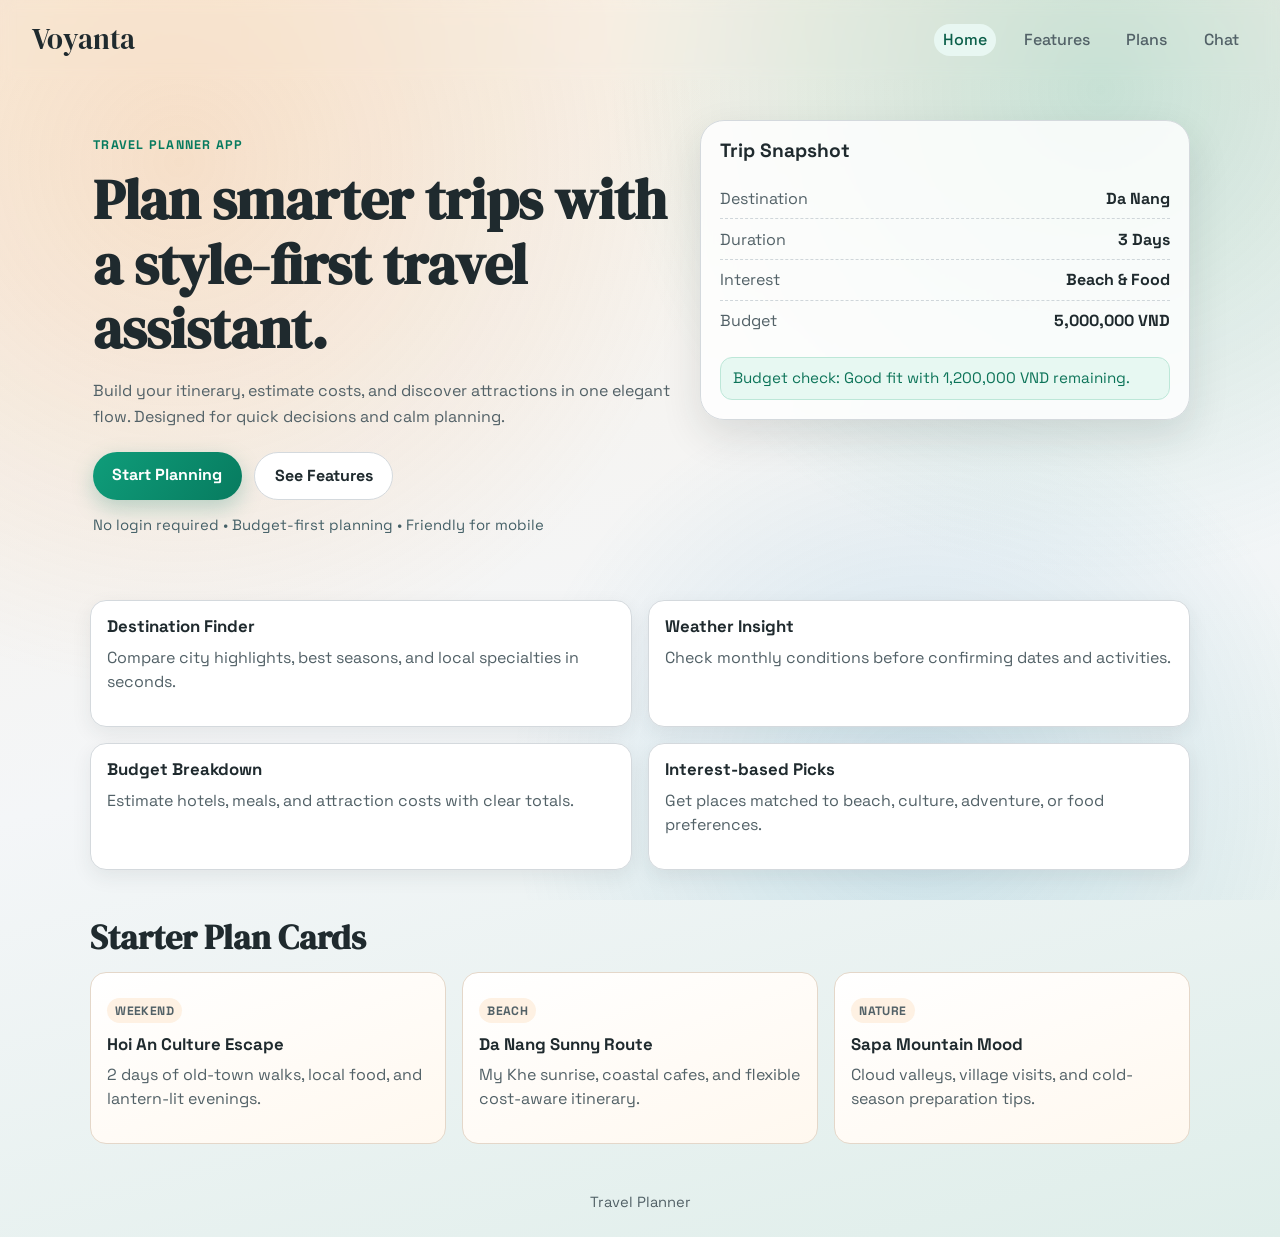
<file: services/frontend/index.html>
<!DOCTYPE html>
<html lang="en">

<head>
    <meta charset="UTF-8" />
    <meta name="viewport" content="width=device-width, initial-scale=1.0" />
    <title>Voyanta Travel Planner</title>
    <link rel="preconnect" href="https://fonts.googleapis.com" />
    <link rel="preconnect" href="https://fonts.gstatic.com" crossorigin />
    <link
        href="https://fonts.googleapis.com/css2?family=Space+Grotesk:wght@400;500;700&family=DM+Serif+Display:ital@0;1&display=swap"
        rel="stylesheet" />
    <link rel="stylesheet" href="styles.css" />
</head>

<body>
    <a class="skip-link" href="#main-content">Skip to content</a>
    <div class="page-bg" aria-hidden="true"></div>

    <header class="site-header">
        <a class="brand" href="index.html">Voyanta</a>
        <nav class="main-nav" aria-label="Main navigation">
            <a href="index.html" aria-current="page">Home</a>
            <a href="#features">Features</a>
            <a href="#plans">Plans</a>
            <a href="chat.html">Chat</a>
        </nav>
    </header>

    <main id="main-content">
        <section class="hero">
            <div class="hero-copy">
                <p class="eyebrow">Travel Planner App</p>
                <h1>Plan smarter trips with a style-first travel assistant.</h1>
                <p class="lead">
                    Build your itinerary, estimate costs, and discover attractions in one elegant flow.
                    Designed for quick decisions and calm planning.
                </p>
                <div class="hero-actions">
                    <a class="btn btn-primary" href="chat.html" aria-label="Open travel planner chat page">Start
                        Planning</a>
                    <a class="btn btn-secondary" href="#features">See Features</a>
                </div>
                <p class="hero-meta">No login required • Budget-first planning • Friendly for mobile</p>
            </div>

            <aside class="hero-card" id="preview" aria-label="Trip preview">
                <h2>Trip Snapshot</h2>
                <ul>
                    <li><span>Destination</span><strong>Da Nang</strong></li>
                    <li><span>Duration</span><strong>3 Days</strong></li>
                    <li><span>Interest</span><strong>Beach & Food</strong></li>
                    <li><span>Budget</span><strong>5,000,000 VND</strong></li>
                </ul>
                <p class="status success">Budget check: Good fit with 1,200,000 VND remaining.</p>
            </aside>
        </section>

        <section class="feature-grid" id="features" aria-label="Core features">
            <article class="feature-card">
                <h3>Destination Finder</h3>
                <p>Compare city highlights, best seasons, and local specialties in seconds.</p>
            </article>
            <article class="feature-card">
                <h3>Weather Insight</h3>
                <p>Check monthly conditions before confirming dates and activities.</p>
            </article>
            <article class="feature-card">
                <h3>Budget Breakdown</h3>
                <p>Estimate hotels, meals, and attraction costs with clear totals.</p>
            </article>
            <article class="feature-card">
                <h3>Interest-based Picks</h3>
                <p>Get places matched to beach, culture, adventure, or food preferences.</p>
            </article>
        </section>

        <section class="plans" id="plans" aria-label="Suggested plans">
            <h2>Starter Plan Cards</h2>
            <div class="plan-list">
                <article class="plan-card">
                    <p class="plan-tag">Weekend</p>
                    <h3>Hoi An Culture Escape</h3>
                    <p>2 days of old-town walks, local food, and lantern-lit evenings.</p>
                </article>
                <article class="plan-card">
                    <p class="plan-tag">Beach</p>
                    <h3>Da Nang Sunny Route</h3>
                    <p>My Khe sunrise, coastal cafes, and flexible cost-aware itinerary.</p>
                </article>
                <article class="plan-card">
                    <p class="plan-tag">Nature</p>
                    <h3>Sapa Mountain Mood</h3>
                    <p>Cloud valleys, village visits, and cold-season preparation tips.</p>
                </article>
            </div>
        </section>
    </main>

    <footer class="site-footer">
        <p>Travel Planner</p>
    </footer>
</body>

</html>
</file>
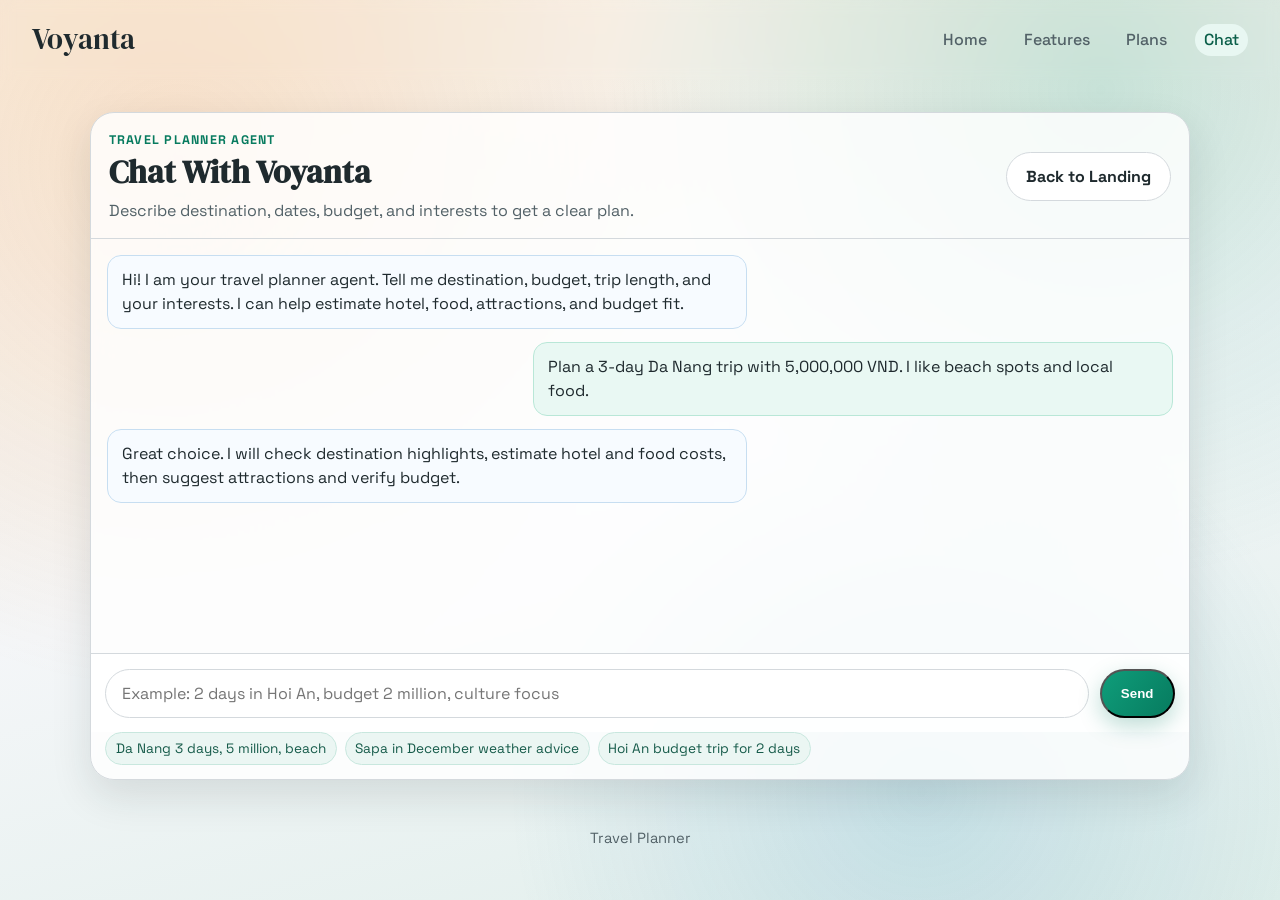
<file: services/frontend/chat.html>
<!DOCTYPE html>
<html lang="en">

<head>
    <meta charset="UTF-8" />
    <meta name="viewport" content="width=device-width, initial-scale=1.0" />
    <title>Voyanta Agent Chat</title>
    <link rel="preconnect" href="https://fonts.googleapis.com" />
    <link rel="preconnect" href="https://fonts.gstatic.com" crossorigin />
    <link
        href="https://fonts.googleapis.com/css2?family=Space+Grotesk:wght@400;500;700&family=DM+Serif+Display:ital@0;1&display=swap"
        rel="stylesheet" />
    <link rel="stylesheet" href="styles.css" />
</head>

<body>
    <a class="skip-link" href="#main-content">Skip to content</a>
    <div class="page-bg" aria-hidden="true"></div>

    <header class="site-header">
        <a class="brand" href="index.html">Voyanta</a>
        <nav class="main-nav" aria-label="Main navigation">
            <a href="index.html">Home</a>
            <a href="index.html#features">Features</a>
            <a href="index.html#plans">Plans</a>
            <a href="chat.html" aria-current="page">Chat</a>
        </nav>
    </header>

    <main class="chat-page" id="main-content">
        <section class="chat-shell" aria-label="Travel planner chat">
            <div class="chat-header">
                <div>
                    <p class="eyebrow">Travel Planner Agent</p>
                    <h1>Chat With Voyanta</h1>
                    <p class="chat-subtitle">Describe destination, dates, budget, and interests to get a clear plan.</p>
                </div>
                <a class="btn btn-secondary" href="index.html">Back to Landing</a>
            </div>

            <div class="chat-window" role="log" aria-live="polite">
                <article class="bubble bubble-agent">
                    <p>
                        Hi! I am your travel planner agent. Tell me destination, budget, trip length, and your
                        interests. I can help estimate hotel, food, attractions, and budget fit.
                    </p>
                </article>

                <article class="bubble bubble-user">
                    <p>Plan a 3-day Da Nang trip with 5,000,000 VND. I like beach spots and local food.</p>
                </article>

                <article class="bubble bubble-agent">
                    <p>
                        Great choice. I will check destination highlights, estimate hotel and food costs, then suggest
                        attractions and verify budget.
                    </p>
                </article>
            </div>

            <form class="chat-input-area" action="#" method="get">
                <label for="trip-message" class="sr-only">Message</label>
                <input id="trip-message" name="message" type="text"
                    placeholder="Example: 2 days in Hoi An, budget 2 million, culture focus"
                    aria-label="Type your trip request" />
                <button class="btn btn-primary" type="button">Send</button>
            </form>

            <div class="chat-suggestions" aria-label="Example prompts">
                <a href="#">Da Nang 3 days, 5 million, beach</a>
                <a href="#">Sapa in December weather advice</a>
                <a href="#">Hoi An budget trip for 2 days</a>
            </div>
        </section>
    </main>

    <footer class="site-footer">
        <p>Travel Planner</p>
    </footer>
</body>

</html>
</file>
<file: services/frontend/styles.css>
:root {
    --bg-top: #f8efe2;
    --bg-mid: #f4f6f8;
    --bg-bottom: #dfeeea;
    --ink: #1f2a2e;
    --ink-soft: #526167;
    --surface: #ffffffd1;
    --surface-strong: #ffffff;
    --line: #d4d9dd;
    --accent: #0f9d7a;
    --accent-strong: #077b5f;
    --highlight: #f59b4f;
    --shadow: 0 16px 40px rgba(25, 38, 42, 0.12);
    --radius-lg: 24px;
    --radius-md: 16px;
    --focus-ring: 2px solid #0b8f6f;
}

* {
    box-sizing: border-box;
}

body {
    margin: 0;
    font-family: "Space Grotesk", "Segoe UI", sans-serif;
    color: var(--ink);
    min-height: 100vh;
    line-height: 1.45;
    background: linear-gradient(165deg, var(--bg-top) 0%, var(--bg-mid) 52%, var(--bg-bottom) 100%);
}

.skip-link {
    position: absolute;
    left: 0.8rem;
    top: -100px;
    background: #ffffff;
    color: #063a2e;
    border: 1px solid #8ad3bf;
    border-radius: 8px;
    padding: 0.45rem 0.7rem;
    z-index: 100;
    font-weight: 700;
    text-decoration: none;
}

.skip-link:focus-visible {
    top: 0.8rem;
}

.page-bg {
    position: fixed;
    inset: 0;
    pointer-events: none;
    z-index: -1;
    background-image:
        radial-gradient(circle at 14% 18%, rgba(245, 155, 79, 0.2), transparent 40%),
        radial-gradient(circle at 86% 10%, rgba(15, 157, 122, 0.2), transparent 36%),
        radial-gradient(circle at 72% 88%, rgba(23, 130, 180, 0.16), transparent 34%);
}

.site-header,
.hero,
.feature-grid,
.plans,
.site-footer {
    width: min(1100px, calc(100% - 3rem));
    margin-inline: auto;
}

.site-header {
    padding: 1.2rem 2rem;
    display: flex;
    width: 100%;
    justify-content: space-between;
    align-items: center;
    position: sticky;
    top: 0;
    z-index: 20;
    backdrop-filter: blur(7px);
}

.brand {
    font-family: "DM Serif Display", Georgia, serif;
    font-size: 1.8rem;
    color: var(--ink);
    text-decoration: none;
}

.main-nav {
    display: flex;
    gap: 1.2rem;
    flex-wrap: wrap;
}

.main-nav a {
    color: var(--ink-soft);
    text-decoration: none;
    font-weight: 500;
    padding: 0.25rem 0.55rem;
    border-radius: 999px;
}

.main-nav a:hover {
    color: var(--accent-strong);
    background: #eef5f4;
}

.main-nav a[aria-current="page"] {
    color: #0a5e49;
    background: #e8f7f2;
}

.hero {
    margin-top: 2.5rem;
    display: grid;
    grid-template-columns: 1.2fr 1fr;
    gap: 1.4rem;
    align-items: start;
}

.hero-copy {
    padding: 1rem 0.2rem;
}

.eyebrow {
    margin: 0;
    color: var(--accent-strong);
    letter-spacing: 0.1em;
    text-transform: uppercase;
    font-size: 0.78rem;
    font-weight: 700;
}

h1,
h2,
h3 {
    margin: 0;
    line-height: 1.15;
}

h1 {
    margin-top: 0.85rem;
    font-family: "DM Serif Display", Georgia, serif;
    font-size: clamp(2.1rem, 4.4vw, 3.7rem);
}

.lead {
    margin-top: 1rem;
    color: var(--ink-soft);
    max-width: 58ch;
    line-height: 1.6;
}

.hero-meta {
    margin-top: 0.9rem;
    margin-bottom: 0;
    color: #446067;
    font-size: 0.93rem;
}

.hero-actions {
    margin-top: 1.4rem;
    display: flex;
    flex-wrap: wrap;
    gap: 0.8rem;
}

.btn {
    text-decoration: none;
    border-radius: 999px;
    padding: 0.72rem 1.2rem;
    font-weight: 700;
    transition: transform 0.2s ease, box-shadow 0.2s ease;
}

.btn:hover {
    transform: translateY(-1px);
}

.btn:focus-visible,
.main-nav a:focus-visible,
.brand:focus-visible,
.chat-suggestions a:focus-visible {
    outline: var(--focus-ring);
    outline-offset: 2px;
}

.btn-primary {
    color: #fff;
    background: linear-gradient(125deg, var(--accent) 0%, var(--accent-strong) 100%);
    box-shadow: 0 8px 22px rgba(7, 123, 95, 0.26);
}

.btn-secondary {
    color: var(--ink);
    background: var(--surface-strong);
    border: 1px solid var(--line);
}

.hero-card {
    background: var(--surface);
    border: 1px solid var(--line);
    border-radius: var(--radius-lg);
    padding: 1.2rem;
    backdrop-filter: blur(3px);
    box-shadow: var(--shadow);
    animation: rise-in 500ms ease;
}

.hero-card h2 {
    font-size: 1.2rem;
}

.hero-card ul {
    margin: 1rem 0;
    padding: 0;
    list-style: none;
}

.hero-card li {
    display: flex;
    justify-content: space-between;
    padding: 0.52rem 0;
    border-bottom: 1px dashed #cfd6da;
}

.hero-card li:last-child {
    border-bottom: 0;
}

.hero-card span {
    color: var(--ink-soft);
}

.status {
    margin: 0;
    padding: 0.6rem 0.7rem;
    border-radius: 12px;
    font-size: 0.95rem;
}

.status.success {
    background: #e7f8f2;
    color: #0d7459;
    border: 1px solid #bde7d8;
}

.feature-grid {
    margin-top: 3rem;
    display: grid;
    grid-template-columns: repeat(2, minmax(0, 1fr));
    gap: 1rem;
}

.feature-card {
    background: var(--surface-strong);
    border: 1px solid var(--line);
    border-radius: var(--radius-md);
    padding: 1rem;
    box-shadow: 0 7px 20px rgba(35, 47, 52, 0.08);
    transition: transform 0.25s ease, box-shadow 0.25s ease;
}

.feature-card:hover {
    transform: translateY(-4px);
    box-shadow: 0 14px 25px rgba(35, 47, 52, 0.12);
}

.feature-card h3 {
    font-size: 1.05rem;
}

.feature-card p {
    margin-top: 0.6rem;
    color: var(--ink-soft);
    line-height: 1.5;
}

.plans {
    margin-top: 3rem;
}

.plans h2 {
    font-family: "DM Serif Display", Georgia, serif;
    font-size: clamp(1.5rem, 3vw, 2.1rem);
}

.plan-list {
    margin-top: 1rem;
    display: grid;
    grid-template-columns: repeat(3, minmax(0, 1fr));
    gap: 1rem;
}

.plan-card {
    background: linear-gradient(160deg, #ffffff 0%, #fff8ef 100%);
    border: 1px solid #e4d7c9;
    border-radius: var(--radius-md);
    padding: 1rem;
    transition: transform 0.25s ease;
}

.plan-card:hover {
    transform: translateY(-4px);
}

.plan-tag {
    margin: 0;
    display: inline-block;
    padding: 0.22rem 0.52rem;
    border-radius: 999px;
    background: #fef1e3;
    color: #9d5515;
    font-size: 0.76rem;
    font-weight: 700;
    letter-spacing: 0.03em;
    text-transform: uppercase;
}

.plan-card h3 {
    margin-top: 0.72rem;
    font-size: 1.05rem;
}

.plan-card p {
    margin-top: 0.55rem;
    color: var(--ink-soft);
    line-height: 1.5;
}

.site-footer {
    margin: 3rem auto 1.5rem;
    text-align: center;
    color: var(--ink-soft);
    font-size: 0.92rem;
}

.chat-page {
    width: min(1100px, calc(100% - 3rem));
    margin: 2rem auto 0;
}

.chat-shell {
    background: var(--surface);
    border: 1px solid var(--line);
    border-radius: var(--radius-lg);
    box-shadow: var(--shadow);
    backdrop-filter: blur(3px);
    overflow: hidden;
}

.chat-header {
    padding: 1.1rem 1.1rem 1rem;
    display: flex;
    justify-content: space-between;
    align-items: center;
    gap: 1rem;
    border-bottom: 1px solid var(--line);
}

.chat-header h1 {
    margin-top: 0.35rem;
    font-family: "DM Serif Display", Georgia, serif;
    font-size: clamp(1.35rem, 3vw, 2rem);
}

.chat-subtitle {
    margin: 0.5rem 0 0;
    color: var(--ink-soft);
}

.chat-window {
    padding: 1rem;
    min-height: clamp(260px, 46vh, 420px);
    max-height: 58vh;
    overflow-y: auto;
    display: flex;
    flex-direction: column;
    gap: 0.8rem;
}

.bubble {
    max-width: min(78%, 640px);
    padding: 0.75rem 0.9rem;
    border-radius: 14px;
    line-height: 1.5;
    border: 1px solid transparent;
}

.bubble p {
    margin: 0;
}

.bubble-agent {
    align-self: flex-start;
    background: #f7fbff;
    border-color: #c7def1;
}

.bubble-user {
    align-self: flex-end;
    background: #e9f8f3;
    border-color: #b9e7d7;
}

.chat-input-area {
    padding: 0.9rem;
    border-top: 1px solid var(--line);
    display: flex;
    gap: 0.65rem;
    background: #ffffffd9;
}

.chat-input-area input {
    flex: 1;
    border: 1px solid var(--line);
    border-radius: 999px;
    padding: 0.74rem 0.95rem;
    font: inherit;
    color: var(--ink);
    background: #fff;
}

.chat-input-area input:focus {
    outline: 2px solid #86d7c2;
    outline-offset: 1px;
}

.chat-suggestions {
    padding: 0 0.9rem 0.9rem;
    display: flex;
    flex-wrap: wrap;
    gap: 0.5rem;
}

.chat-suggestions a {
    color: #155a49;
    text-decoration: none;
    font-size: 0.85rem;
    background: #ebf6f3;
    border: 1px solid #c8e7de;
    padding: 0.35rem 0.6rem;
    border-radius: 999px;
}

.chat-suggestions a:hover {
    background: #e0f2ed;
}

.sr-only {
    position: absolute;
    width: 1px;
    height: 1px;
    padding: 0;
    margin: -1px;
    overflow: hidden;
    clip: rect(0, 0, 0, 0);
    white-space: nowrap;
    border: 0;
}

@keyframes rise-in {
    from {
        opacity: 0;
        transform: translateY(10px);
    }

    to {
        opacity: 1;
        transform: translateY(0);
    }
}

@media (max-width: 900px) {
    .hero {
        grid-template-columns: 1fr;
    }

    .feature-grid {
        grid-template-columns: 1fr;
    }

    .plan-list {
        grid-template-columns: 1fr;
    }
}

@media (max-width: 620px) {

    .site-header,
    .hero,
    .feature-grid,
    .plans,
    .site-footer {
        width: min(1100px, calc(100% - 1.4rem));
    }

    .main-nav {
        gap: 0.75rem;
        font-size: 0.92rem;
        justify-content: flex-end;
    }

    .brand {
        font-size: 1.5rem;
    }

    .chat-page {
        width: min(1100px, calc(100% - 1.4rem));
        margin-top: 1rem;
    }

    .chat-header {
        flex-direction: column;
        align-items: flex-start;
    }

    .bubble {
        max-width: 100%;
    }

    .chat-input-area {
        flex-direction: column;
    }

    .chat-suggestions {
        padding-top: 0.1rem;
    }
}

@media (prefers-reduced-motion: reduce) {
    * {
        animation: none !important;
        transition: none !important;
    }
}
</file>
